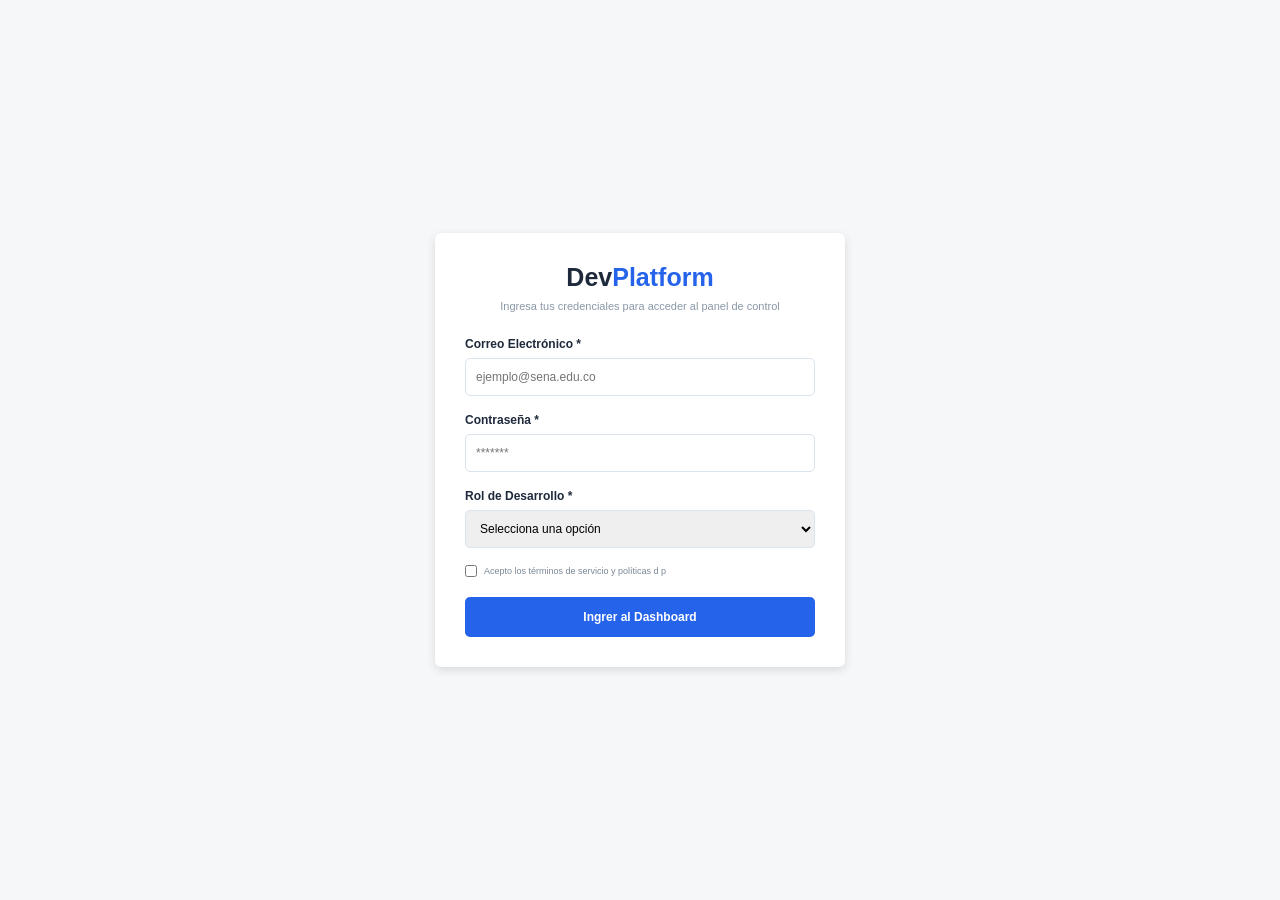
<file: index.html>
<!DOCTYPE html>
<html lang="en">
<head>
    <meta charset="UTF-8">
    <meta name="viewport" content="width=device-width, initial-scale=1.0">
    <title>DevPlatform</title>
    <link rel="stylesheet" href="css/styles.css">
</head>

<body class="cuerpo-login">

    <main class="contenedor-login">

        <form class="formulario-login" action="dashboard.html" method="get">

            <h1>Dev<span>Platform</span></h1>

            <p class="subtitulo">
                Ingresa tus credenciales para acceder al panel de control
            </p>

            <div class="grupo-formulario">
                <label for="correo">Correo Electrónico *</label>
                <input 
                    type="email" 
                    id="correo" 
                    name="correo"
                    placeholder="ejemplo@sena.edu.co"
                    required>
            </div>

            <div class="grupo-formulario">
                <label for="password">Contraseña *</label>
                <input 
                    type="password" 
                    id="password" 
                    name="password"
                    minlength="6"
                    placeholder="*******"
                    required>
            </div>

            <div class="grupo-formulario">
                <label for="rol">Rol de Desarrollo *</label>

                <select id="rol" name="rol" required>
                    <option value="">Selecciona una opción</option>
                    <option value="frontend">Desarrollador Frontend</option>
                    <option value="backend">Desarrollador Backend</option>
                    <option value="fullstack">Desarrollador Fullstack</option>
                </select>
            </div>

            <div class="terminos">
                <input type="checkbox" id="terminos" required>
                <label for="terminos">
                    Acepto los términos de servicio y políticas d p
                </label>
            </div>

            <button type="submit">
                Ingrer al Dashboard
            </button>

        </form>

    </main>

</body>
</html>
</file>
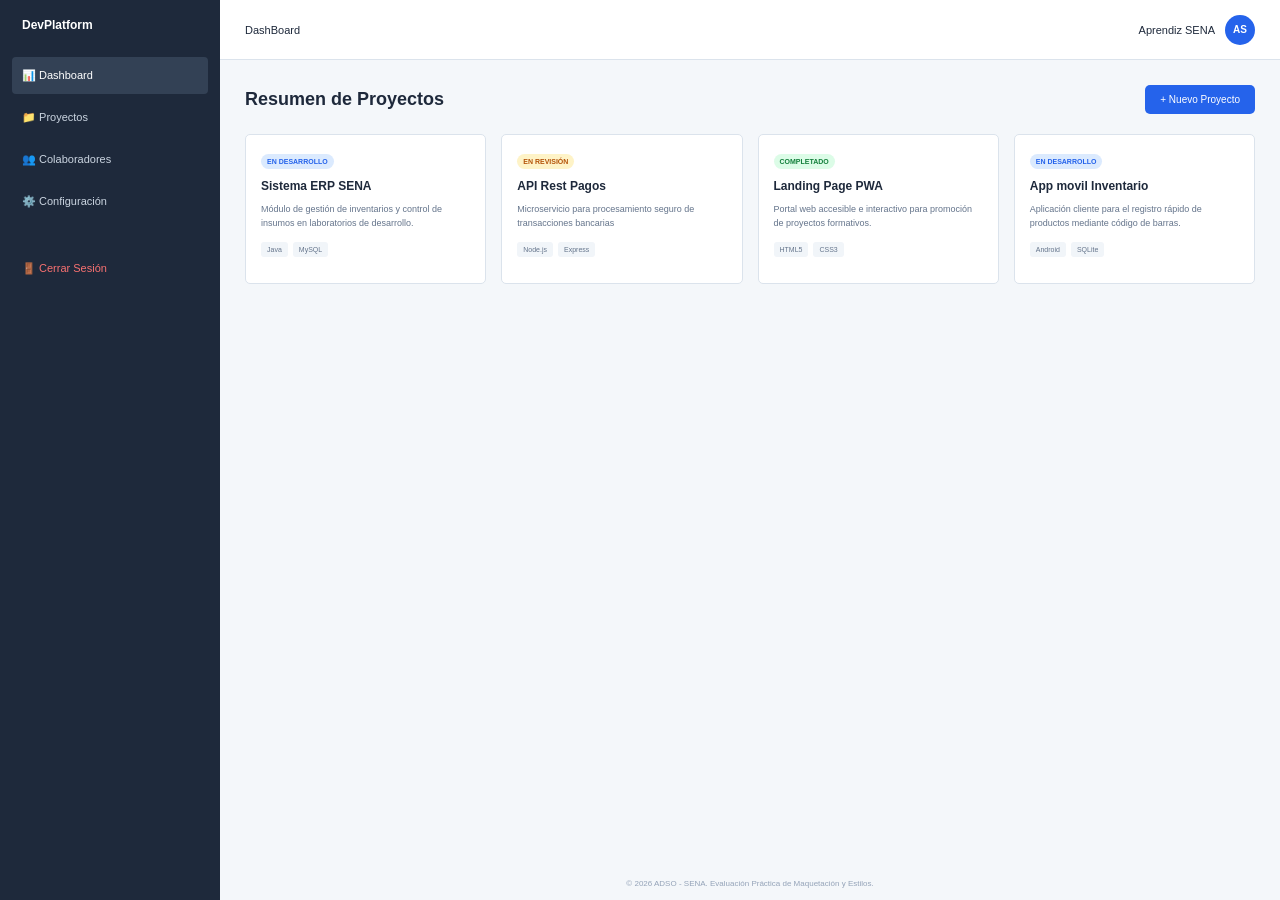
<file: dashboard.html>
<!DOCTYPE html>
<html lang="en">
<head>
    <meta charset="UTF-8">
    <meta name="viewport" content="width=device-width, initial-scale=1.0">
    <title>Dash Borad</title>
    <link rel="stylesheet" href="css/styles.css">
</head>

<body>

    <div class="panel">

        <aside class="barra-lateral">

            <h2>DevPlatform</h2>

            <nav>
                <a href="#" class="activo">📊 Dashboard</a>
                <a href="#">📁 Proyectos</a>
                <a href="#">👥 Colaboradores</a>
                <a href="#">⚙️ Configuración</a>
                <a href="index.html" class="cerrar-sesion">🚪 Cerrar Sesión</a>
            </nav>

        </aside>

        <main class="contenido-principal">

            <header class="barra-superior">
                <span>DashBoard</span>

                <div class="usuario">
                    <span>Aprendiz SENA</span>
                    <strong>AS</strong>
                </div>
            </header>

            <section class="contenido">

                <div class="seccion-titulo">
                    <h1>Resumen de Proyectos</h1>
                    <button class="nuevo-proyecto">+ Nuevo Proyecto</button>
                </div>

                <section class="proyectos">

                    <article class="tarjeta-proyecto">
                        <span class="estado desarrollo">
                            EN DESARROLLO
                        </span>

                        <h2>Sistema ERP SENA</h2>

                        <p>
                            Módulo de gestión de inventarios y control
                            de insumos en laboratorios de desarrollo.
                        </p>

                        <div class="etiquetas">
                            <span>Java</span>
                            <span>MySQL</span>
                        </div>
                    </article>

                    <article class="tarjeta-proyecto">
                        <span class="estado revision">
                            EN REVISIÓN
                        </span>

                        <h2>API Rest Pagos</h2>

                        <p>
                            Microservicio para procesamiento seguro
                            de transacciones bancarias
                        </p>

                        <div class="etiquetas">
                            <span>Node.js</span>
                            <span>Express</span>
                        </div>
                    </article>

                    <article class="tarjeta-proyecto">
                        <span class="estado completado">
                            COMPLETADO
                        </span>

                        <h2>Landing Page PWA</h2>

                        <p>
                            Portal web accesible e interactivo para
                            promoción de proyectos formativos.
                        </p>

                        <div class="etiquetas">
                            <span>HTML5</span>
                            <span>CSS3</span>
                        </div>
                    </article>

                    <article class="tarjeta-proyecto">
                        <span class="estado desarrollo">
                            EN DESARROLLO
                        </span>

                        <h2>App movil Inventario</h2>

                        <p>
                            Aplicación cliente para el registro rápido
                            de productos mediante código de barras.
                        </p>

                        <div class="etiquetas">
                            <span>Android</span>
                            <span>SQLite</span>
                        </div>
                    </article>

                </section>

            </section>

            <footer>
                &copy; 2026 ADSO - SENA. Evaluación Práctica de Maquetación y Estilos.
            </footer>

        </main>

    </div>

</body>
</html>
</file>
<file: css/styles.css>
* {
    margin: 0;
    padding: 0;
    box-sizing: border-box;
}

:root {
    --azul: #2563eb;
    --azul-oscuro: #1e293b;
    --azul-barra: #1e293b;
    --fondo: #f4f7fa;
    --blanco: #ffffff;
    --texto: #1e293b;
    --gris: #64748b;
    --borde: #dbe3ec;
}

body {
    font-family: Arial, sans-serif;
    color: var(--texto);
    background: var(--fondo);
}

/* LOGIN */

.cuerpo-login {
    min-height: 100vh;
    display: flex;
    justify-content: center;
    align-items: center;
    background: #f5f7f9;
}

.contenedor-login {
    width: 100%;
    max-width: 450px;
    padding: 20px;
}

.formulario-login {
    background: var(--blanco);
    padding: 30px;
    border-radius: 6px;
    box-shadow: 0 3px 10px rgba(0, 0, 0, 0.12);
}

.formulario-login h1 {
    text-align: center;
    font-size: 25px;
    margin-bottom: 8px;
}

.formulario-login h1 span {
    color: var(--azul);
}

.subtitulo {
    text-align: center;
    font-size: 11px;
    color: #8a98a8;
    margin-bottom: 25px;
}

.grupo-formulario {
    display: flex;
    flex-direction: column;
    margin-bottom: 17px;
}

.grupo-formulario label {
    font-size: 12px;
    font-weight: bold;
    margin-bottom: 7px;
}

.grupo-formulario input,
.grupo-formulario select {
    width: 100%;
    height: 38px;
    border: 1px solid var(--borde);
    border-radius: 5px;
    padding: 0 10px;
    font-size: 12px;
    outline: none;
}

.grupo-formulario input:focus,
.grupo-formulario select:focus {
    border-color: var(--azul);
    box-shadow: 0 0 0 2px rgba(37, 99, 235, 0.15);
}

.terminos {
    display: flex;
    align-items: center;
    gap: 7px;
    margin-bottom: 20px;
}

.terminos input {
    width: 12px;
    height: 12px;
}

.terminos label {
    font-size: 9px;
    color: #7b8794;
}

.formulario-login button,
.nuevo-proyecto {
    border: none;
    background: var(--azul);
    color: white;
    cursor: pointer;
    border-radius: 5px;
    transition: 0.3s;
}

.formulario-login button {
    width: 100%;
    height: 40px;
    font-weight: bold;
    font-size: 12px;
}

.formulario-login button:hover,
.nuevo-proyecto:hover {
    background: #1d4ed8;
}

/* DASHBOARD */

.panel {
    min-height: 100vh;
    display: grid;
    grid-template-columns: 220px 1fr;
}

.barra-lateral {
    background: var(--azul-barra);
    color: white;
    padding: 18px 12px;
}

.barra-lateral h2 {
    font-size: 12px;
    margin-bottom: 25px;
    padding-left: 10px;
}

.barra-lateral nav {
    display: flex;
    flex-direction: column;
    gap: 5px;
}

.barra-lateral a {
    color: #cbd5e1;
    text-decoration: none;
    padding: 12px 10px;
    font-size: 11px;
    border-radius: 4px;
    transition: 0.3s;
}

.barra-lateral a:hover,
.barra-lateral a.activo {
    background: #334155;
    color: white;
}

.barra-lateral .cerrar-sesion {
    color: #f87171;
    margin-top: 25px;
}

.contenido-principal {
    min-width: 0;
    display: flex;
    flex-direction: column;
}

.barra-superior {
    height: 60px;
    background: white;
    border-bottom: 1px solid var(--borde);
    display: flex;
    align-items: center;
    justify-content: space-between;
    padding: 0 25px;
    font-size: 11px;
}

.usuario {
    display: flex;
    align-items: center;
    gap: 10px;
}

.usuario strong {
    width: 30px;
    height: 30px;
    border-radius: 50%;
    background: var(--azul);
    color: white;
    display: flex;
    align-items: center;
    justify-content: center;
    font-size: 10px;
}

.contenido {
    padding: 25px;
    flex: 1;
}

.seccion-titulo {
    display: flex;
    justify-content: space-between;
    align-items: center;
    margin-bottom: 20px;
}

.seccion-titulo h1 {
    font-size: 18px;
}

.nuevo-proyecto {
    padding: 9px 15px;
    font-size: 10px;
}

.proyectos {
    display: grid;
    grid-template-columns: repeat(4, 1fr);
    gap: 15px;
}

.tarjeta-proyecto {
    background: white;
    border: 1px solid var(--borde);
    border-radius: 5px;
    padding: 15px;
    min-height: 150px;
    transition: 0.3s;
}

.tarjeta-proyecto:hover {
    transform: translateY(-3px);
    box-shadow: 0 5px 15px rgba(0, 0, 0, 0.08);
}

.estado {
    display: inline-block;
    font-size: 7px;
    font-weight: bold;
    padding: 4px 6px;
    border-radius: 10px;
    margin-bottom: 10px;
}

.desarrollo {
    background: #dbeafe;
    color: #2563eb;
}

.revision {
    background: #fef3c7;
    color: #b45309;
}

.completado {
    background: #dcfce7;
    color: #15803d;
}

.tarjeta-proyecto h2 {
    font-size: 12px;
    margin-bottom: 10px;
}

.tarjeta-proyecto p {
    font-size: 9px;
    line-height: 1.5;
    color: var(--gris);
    margin-bottom: 12px;
}

.etiquetas {
    display: flex;
    gap: 5px;
}

.etiquetas span {
    background: #f1f5f9;
    color: #64748b;
    padding: 4px 6px;
    font-size: 7px;
    border-radius: 3px;
}

footer {
    text-align: center;
    font-size: 8px;
    color: #94a3b8;
    padding: 12px;
}

/* las resp*/

@media (max-width: 768px) {

    .panel {
        grid-template-columns: 1fr;
    }

    .barra-lateral {
        display: none;
    }

    .proyectos {
        grid-template-columns: 1fr;
    }

    .seccion-titulo {
        align-items: flex-start;
        gap: 15px;
        flex-direction: column;
    }

    .barra-superior {
        padding: 0 15px;
    }

    .contenido {
        padding: 15px;
    }
}
</file>
